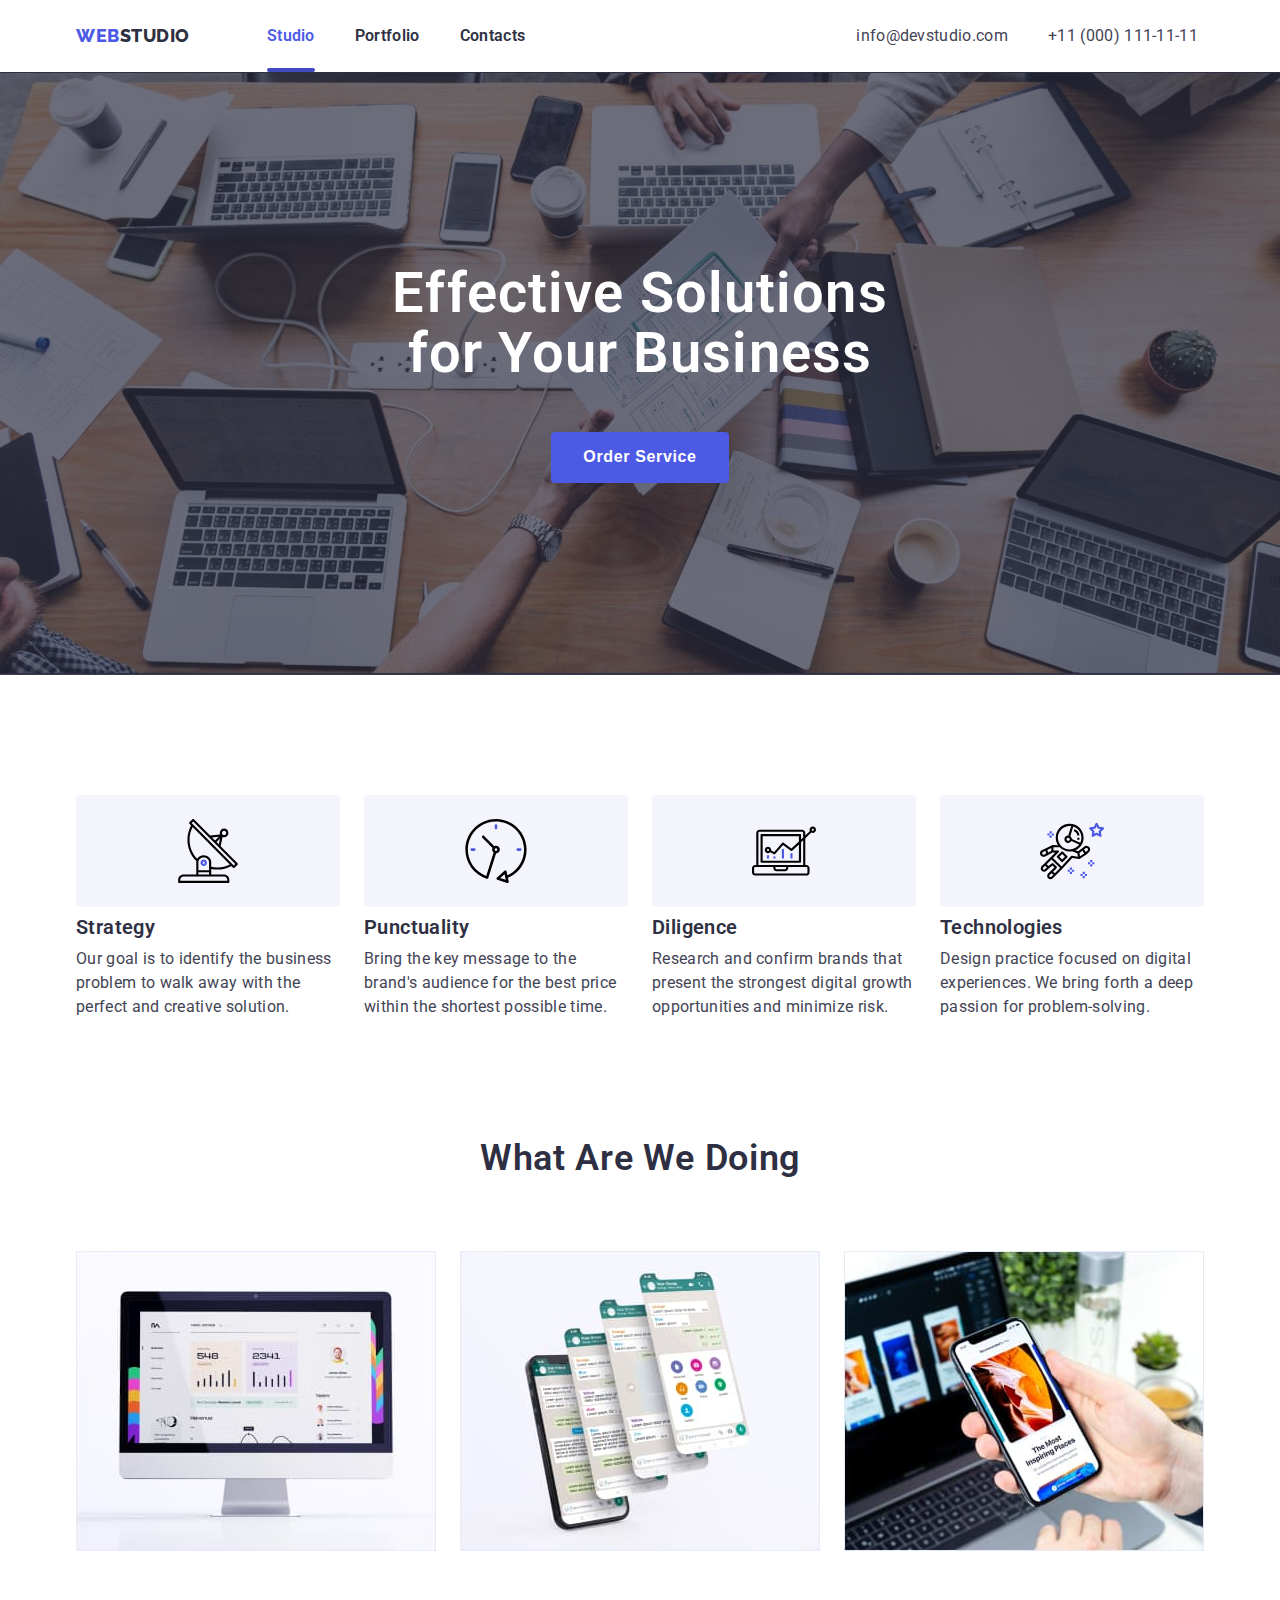
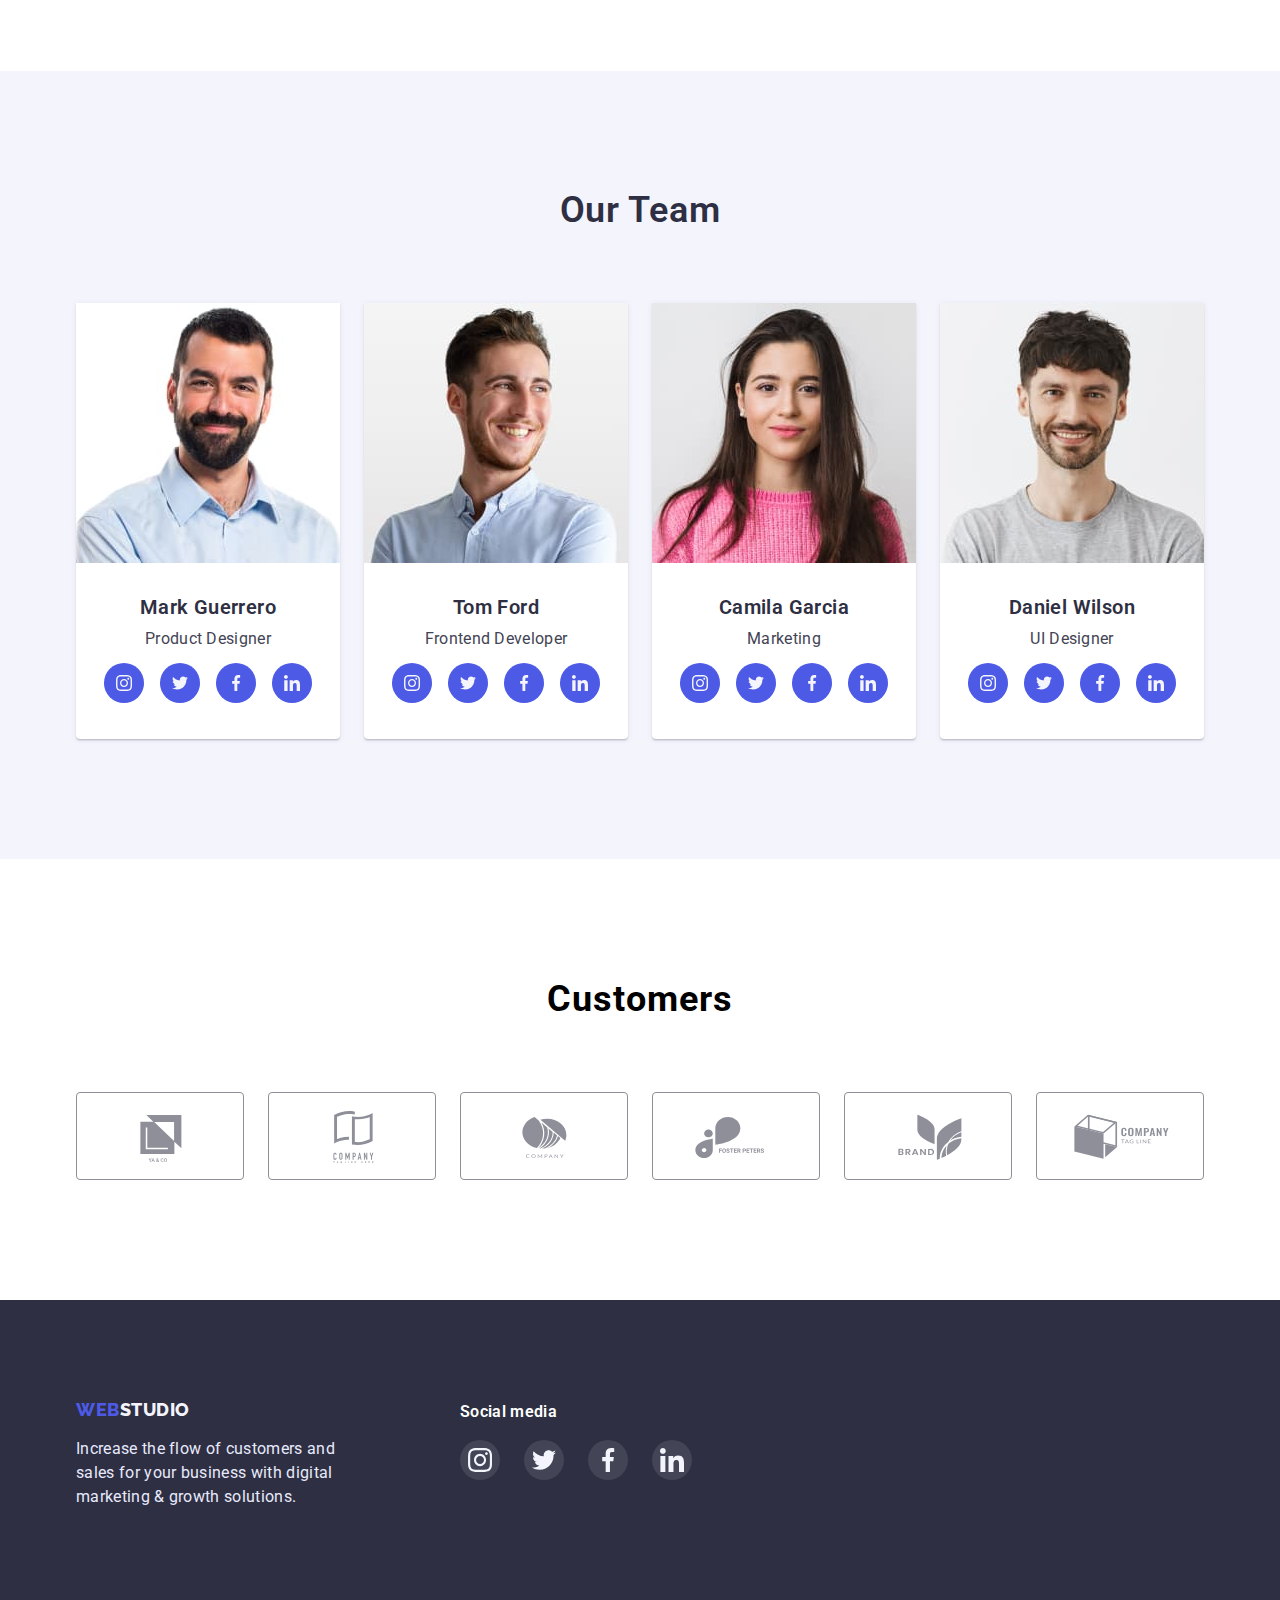
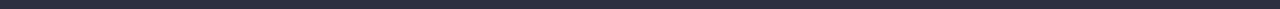
<file: index.html>
<!DOCTYPE html>
<html lang="en">
  <head>
    <meta charset="UTF-8" />
    <meta http-equiv="X-UA-Compatible" content="IE=edge" />
    <meta name="viewport" content="width=device-width, initial-scale=1.0" />
    <title>Studio</title>
    <link
      rel="stylesheet"
      href="https://cdnjs.cloudflare.com/ajax/libs/modern-normalize/1.1.0/modern-normalize.min.css"
      integrity="sha512-wpPYUAdjBVSE4KJnH1VR1HeZfpl1ub8YT/NKx4PuQ5NmX2tKuGu6U/JRp5y+Y8XG2tV+wKQpNHVUX03MfMFn9Q=="
      crossorigin="anonymous"
      referrerpolicy="no-referrer"
    />
    <link rel="stylesheet" href="./css/styles.css" />
    <link rel="preconnect" href="https://fonts.googleapis.com" />
    <link rel="preconnect" href="https://fonts.gstatic.com" crossorigin />
    <link
      href="https://fonts.googleapis.com/css2?family=Raleway:wght@700&family=Roboto:wght@400;500;700;900&display=swap"
      rel="stylesheet"
    />
  </head>

  <body>
    <header class="header">
      <div class="container">
        <nav class="navigation">
          <a href="" class="logo-header"
            ><span class="color-web">Web</span>Studio</a
          >
          <ul class="navigation-list">
            <li class="navigation-list-item list">
              <a href="./index.html" class="navigation-list-link current"
                >Studio</a
              >
            </li>
            <li class="navigation-list-item list">
              <a href="./portfolio.html" class="navigation-list-link"
                >Portfolio</a
              >
            </li>
            <li class="navigation-list-item list">
              <a href="" class="navigation-list-link">Contacts</a>
            </li>
          </ul>
        </nav>

        <ul class="contacts-list">
          <li class="contacts-list-item list">
            <a href="mailto:info@devstudio.com" class="contacts-list-link">
              info@devstudio.com</a
            >
          </li>
          <li class="contacts-list-item list">
            <a href="tel:+110001111111" class="contacts-list-link">
              +11 (000) 111-11-11</a
            >
          </li>
        </ul>
      </div>
    </header>

    <main>
      <section class="hero">
        <div class="container">
          <h1 class="hero-title">
            Effective Solutions <br />for Your Business
          </h1>
          <button type="button" class="hero-button" data-modal-open>
            Order Service
          </button>
        </div>
      </section>
      <section class="feature">
        <div class="container">
          <ul class="feature-list">
            <li class="feature-list-item list">
              <div class="feature-icon-container">
                <svg class="feature-icon">
                  <use href="./images/icons.svg#icon-antenna"></use>
                </svg>
              </div>
              <h3 class="feature-item-title">Strategy</h3>
              <p class="feature-item-text">
                Our goal is to identify the business problem to walk away with
                the perfect and creative solution.
              </p>
            </li>
            <li class="feature-list-item list">
              <div class="feature-icon-container">
                <svg class="feature-icon">
                  <use href="./images/icons.svg#icon-clock"></use>
                </svg>
              </div>
              <h3 class="feature-item-title">Punctuality</h3>
              <p class="feature-item-text">
                Bring the key message to the brand's audience for the best price
                within the shortest possible time.
              </p>
            </li>
            <li class="feature-list-item list">
              <div class="feature-icon-container">
                <svg class="feature-icon">
                  <use href="./images/icons.svg#icon-diagram"></use>
                </svg>
              </div>
              <h3 class="feature-item-title">Diligence</h3>
              <p class="feature-item-text">
                Research and confirm brands that present the strongest digital
                growth opportunities and minimize risk.
              </p>
            </li>
            <li class="feature-list-item list">
              <div class="feature-icon-container">
                <svg class="feature-icon">
                  <use href="./images/icons.svg#icon-astronaut"></use>
                </svg>
              </div>
              <h3 class="feature-item-title">Technologies</h3>
              <p class="feature-item-text">
                Design practice focused on digital experiences. We bring forth a
                deep passion for problem-solving.
              </p>
            </li>
          </ul>
        </div>
      </section>
      <section class="product-company">
        <div class="container">
          <h2 class="product-company-title">What are we doing</h2>
          <ul class="product-company-list">
            <li class="product-company-item list">
              <img
                width="360"
                height="300"
                src="./images/photo-1.jpg"
                alt="photo-1"
              />
            </li>
            <li class="product-company-item list">
              <img
                width="360"
                height="300"
                src="./images/photo-2.jpg"
                alt="photo-2"
              />
            </li>
            <li class="product-company-item list">
              <img
                width="360"
                height="300"
                src="./images/photo-3.jpg"
                alt="photo-3"
              />
            </li>
          </ul>
        </div>
      </section>
      <section class="team">
        <div class="container">
          <h2 class="team-title">Our Team</h2>
          <ul class="team-list">
            <li class="team-list-item list">
              <img
                width="264"
                height="260"
                src="./images/teamphoto-1.jpg"
                alt="teamphoto-1"
              />
              <div class="team-list-content">
                <h3 class="team-list-title">Mark Guerrero</h3>
                <p class="team-list-position">Product Designer</p>
              </div>

              <ul class="team-soc-list">
                <li class="team-soc-item list">
                  <a href="" class="team-soc-link">
                    <svg class="team-soc-icon instagram">
                      <use href="./images/icons.svg#icon-instagram"></use>
                    </svg>
                  </a>
                </li>
                <li class="team-soc-item list">
                  <a href="" class="team-soc-link">
                    <svg class="team-soc-icon twitter">
                      <use href="./images/icons.svg#icon-twitter"></use>
                    </svg>
                  </a>
                </li>
                <li class="team-soc-item list">
                  <a href="" class="team-soc-link">
                    <svg class="team-soc-icon facebook">
                      <use href="./images/icons.svg#icon-facebook"></use>
                    </svg>
                  </a>
                </li>
                <li class="team-soc-item list">
                  <a href="" class="team-soc-link">
                    <svg class="team-soc-icon linkedin">
                      <use href="./images/icons.svg#icon-linkedin"></use>
                    </svg>
                  </a>
                </li>
              </ul>
            </li>
            <li class="team-list-item list">
              <img
                width="264"
                height="260"
                src="./images/teamphoto-2.jpg"
                alt="teamphoto-2"
              />
              <div class="team-list-content">
                <h3 class="team-list-title">Tom Ford</h3>
                <p class="team-list-position">Frontend Developer</p>
              </div>
              <ul class="team-soc-list">
                <li class="team-soc-item list">
                  <a href="" class="team-soc-link">
                    <svg class="team-soc-icon instagram">
                      <use href="./images/icons.svg#icon-instagram"></use>
                    </svg>
                  </a>
                </li>
                <li class="team-soc-item list">
                  <a href="" class="team-soc-link">
                    <svg class="team-soc-icon twitter">
                      <use href="./images/icons.svg#icon-twitter"></use>
                    </svg>
                  </a>
                </li>
                <li class="team-soc-item list">
                  <a href="" class="team-soc-link">
                    <svg class="team-soc-icon facebook">
                      <use href="./images/icons.svg#icon-facebook"></use>
                    </svg>
                  </a>
                </li>
                <li class="team-soc-item list">
                  <a href="" class="team-soc-link">
                    <svg class="team-soc-icon linkedin">
                      <use href="./images/icons.svg#icon-linkedin"></use>
                    </svg>
                  </a>
                </li>
              </ul>
            </li>
            <li class="team-list-item list">
              <img
                width="264"
                height="260"
                src="./images/teamphoto-3.jpg"
                alt="teamphoto-3"
              />
              <div class="team-list-content">
                <h3 class="team-list-title">Camila Garcia</h3>
                <p class="team-list-position">Marketing</p>
              </div>
              <ul class="team-soc-list">
                <li class="team-soc-item list">
                  <a href="" class="team-soc-link">
                    <svg class="team-soc-icon instagram">
                      <use href="./images/icons.svg#icon-instagram"></use>
                    </svg>
                  </a>
                </li>
                <li class="team-soc-item list">
                  <a href="" class="team-soc-link">
                    <svg class="team-soc-icon twitter">
                      <use href="./images/icons.svg#icon-twitter"></use>
                    </svg>
                  </a>
                </li>
                <li class="team-soc-item list">
                  <a href="" class="team-soc-link">
                    <svg class="team-soc-icon facebook">
                      <use href="./images/icons.svg#icon-facebook"></use>
                    </svg>
                  </a>
                </li>
                <li class="team-soc-item list">
                  <a href="" class="team-soc-link">
                    <svg class="team-soc-icon linkedin">
                      <use href="./images/icons.svg#icon-linkedin"></use>
                    </svg>
                  </a>
                </li>
              </ul>
            </li>
            <li class="team-list-item list">
              <img
                width="264"
                height="260"
                src="./images/teamphoto-4.jpg"
                alt="teamphoto-4"
              />
              <div class="team-list-content">
                <h3 class="team-list-title">Daniel Wilson</h3>
                <p class="team-list-position">UI Designer</p>
              </div>
              <ul class="team-soc-list">
                <li class="team-soc-item list">
                  <a href="" class="team-soc-link">
                    <svg class="team-soc-icon instagram">
                      <use href="./images/icons.svg#icon-instagram"></use>
                    </svg>
                  </a>
                </li>
                <li class="team-soc-item list">
                  <a href="" class="team-soc-link">
                    <svg class="team-soc-icon twitter">
                      <use href="./images/icons.svg#icon-twitter"></use>
                    </svg>
                  </a>
                </li>
                <li class="team-soc-item list">
                  <a href="" class="team-soc-link">
                    <svg class="team-soc-icon facebook">
                      <use href="./images/icons.svg#icon-facebook"></use>
                    </svg>
                  </a>
                </li>
                <li class="team-soc-item list">
                  <a href="" class="team-soc-link">
                    <svg class="team-soc-icon linkedin">
                      <use href="./images/icons.svg#icon-linkedin"></use>
                    </svg>
                  </a>
                </li>
              </ul>
            </li>
          </ul>
        </div>
      </section>
      <section class="customers">
        <div class="container">
          <h2 class="customers-title">Customers</h2>
          <ul class="customers-list list">
            <li class="customers-item">
              <a href="" class="customers-link">
                <svg class="customers-icon">
                  <use href="./images/icons.svg#icon-customers-1"></use>
                </svg>
              </a>
            </li>
            <li class="customers-item">
              <a href="" class="customers-link">
                <svg class="customers-icon">
                  <use href="./images/icons.svg#icon-customers-2"></use>
                </svg>
              </a>
            </li>
            <li class="customers-item">
              <a href="" class="customers-link">
                <svg class="customers-icon">
                  <use href="./images/icons.svg#icon-customers-3"></use>
                </svg>
              </a>
            </li>
            <li class="customers-item">
              <a href="" class="customers-link">
                <svg class="customers-icon">
                  <use href="./images/icons.svg#icon-customers-4"></use>
                </svg>
              </a>
            </li>
            <li class="customers-item">
              <a href="" class="customers-link">
                <svg class="customers-icon">
                  <use href="./images/icons.svg#icon-customers-5"></use>
                </svg>
              </a>
            </li>
            <li class="customers-item">
              <a href="" class="customers-link">
                <svg class="customers-icon">
                  <use href="./images/icons.svg#icon-customers-6"></use>
                </svg>
              </a>
            </li>
          </ul>
        </div>
      </section>
    </main>

    <footer class="footer">
      <div class="container">
        <div class="footer-info">
          <a href="" class="logo-footer"
            ><span class="color-web">Web</span>Studio</a
          >
          <p class="footer-text">
            Increase the flow of customers and sales for your business with
            digital marketing & growth solutions.
          </p>
        </div>
        <div class="footer-soc">
          <p class="footer-soc-title">Social media</p>
          <ul class="footer-soc-list list">
            <li class="footer-soc-item">
              <a href="" class="footer-soc-link">
                <svg class="footer-soc-icon">
                  <use href="./images/icons.svg#icon-instagram"></use>
                </svg>
              </a>
            </li>
            <li class="footer-soc-item">
              <a href="" class="footer-soc-link">
                <svg class="footer-soc-icon">
                  <use href="./images/icons.svg#icon-twitter"></use>
                </svg>
              </a>
            </li>
            <li class="footer-soc-item">
              <a href="" class="footer-soc-link">
                <svg class="footer-soc-icon">
                  <use href="./images/icons.svg#icon-facebook"></use>
                </svg>
              </a>
            </li>
            <li class="footer-soc-item">
              <a href="" class="footer-soc-link">
                <svg class="footer-soc-icon">
                  <use href="./images/icons.svg#icon-linkedin"></use>
                </svg>
              </a>
            </li>
          </ul>
        </div>
      </div>
    </footer>
    <div class="backdrop is-hidden" data-modal>
      <div class="modal">
        <button type="button" class="modal-button" data-modal-close>
          <svg class="modal-button-icon" width="8" height="8">
            <use href="./images/icons.svg#icon-close"></use>
          </svg>
        </button>
      </div>
    </div>
    <script src="./js/modal.js"></script>
  </body>
</html>
</file>
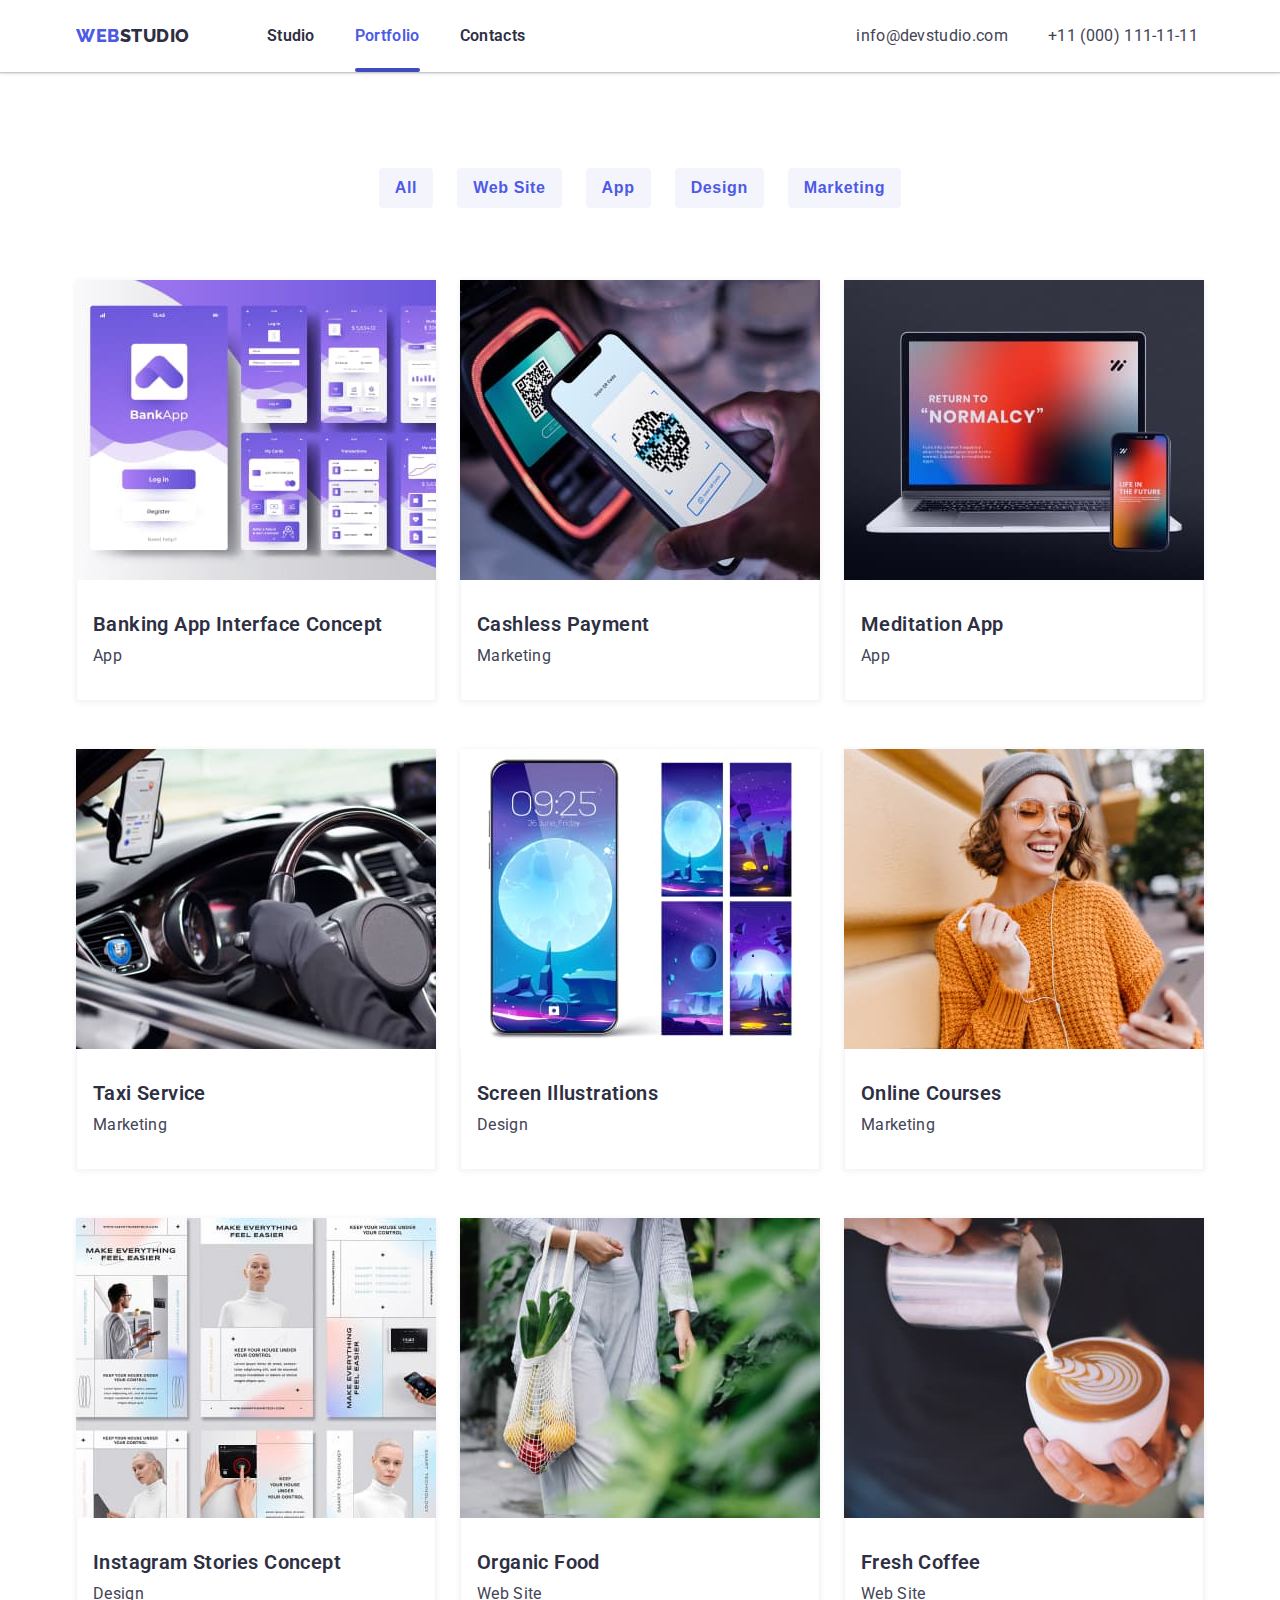
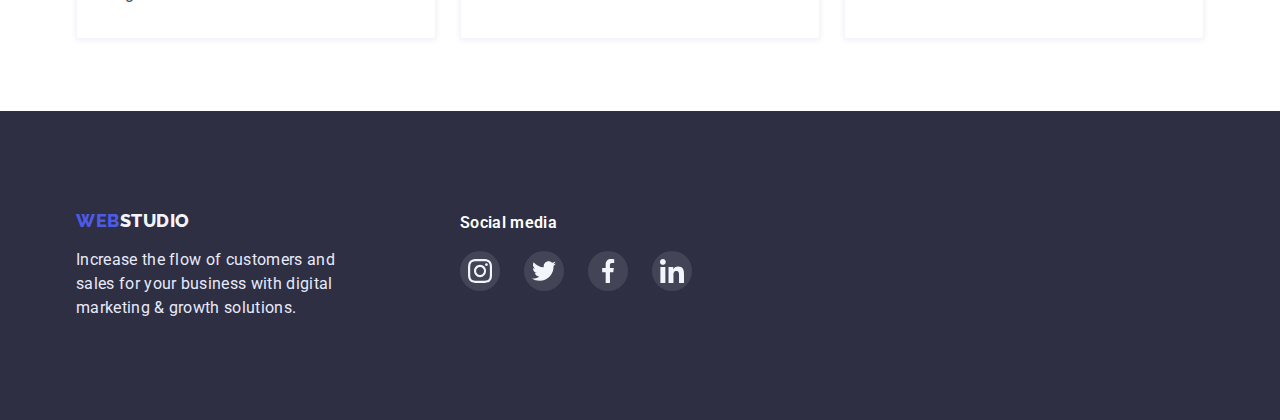
<file: portfolio.html>
<!DOCTYPE html>
<html lang="en">
  <head>
    <meta charset="UTF-8" />
    <meta http-equiv="X-UA-Compatible" content="IE=edge" />
    <meta name="viewport" content="width=device-width, initial-scale=1.0" />
    <title>Document</title>
    <link
      rel="stylesheet"
      href="https://cdnjs.cloudflare.com/ajax/libs/modern-normalize/1.1.0/modern-normalize.min.css"
      integrity="sha512-wpPYUAdjBVSE4KJnH1VR1HeZfpl1ub8YT/NKx4PuQ5NmX2tKuGu6U/JRp5y+Y8XG2tV+wKQpNHVUX03MfMFn9Q=="
      crossorigin="anonymous"
      referrerpolicy="no-referrer"
    />
    <link rel="stylesheet" href="./css/styles.css" />
    <link rel="preconnect" href="https://fonts.googleapis.com" />
    <link rel="preconnect" href="https://fonts.gstatic.com" crossorigin />
    <link
      href="https://fonts.googleapis.com/css2?family=Raleway:wght@700&family=Roboto:wght@400;500;700;900&display=swap"
      rel="stylesheet"
    />
  </head>

  <body>
    <header class="header">
      <div class="container">
        <nav class="navigation">
          <a href="" class="logo-header"
            ><span class="color-web">Web</span>Studio</a
          >
          <ul class="navigation-list">
            <li class="navigation-list-item list">
              <a href="./index.html" class="navigation-list-link">Studio</a>
            </li>
            <li class="navigation-list-item list">
              <a href="./portfolio.html" class="navigation-list-link current"
                >Portfolio</a
              >
            </li>
            <li class="navigation-list-item list">
              <a href="" class="navigation-list-link">Contacts</a>
            </li>
          </ul>
        </nav>

        <ul class="contacts-list">
          <li class="contacts-list-item list">
            <a href="mailto:info@devstudio.com" class="contacts-list-link">
              info@devstudio.com</a
            >
          </li>
          <li class="contacts-list-item list">
            <a href="tel:+110001111111" class="contacts-list-link">
              +11 (000) 111-11-11</a
            >
          </li>
        </ul>
      </div>
    </header>

    <main>
      <section class="portfolio">
        <div class="container">
          <h1 class="project-title visually-hidden">Project</h1>
          <ul class="filter-list">
            <li class="filter-list-item list">
              <button type="button" class="filter-button">All</button>
            </li>
            <li class="filter-list-item list">
              <button type="button" class="filter-button">Web Site</button>
            </li>
            <li class="filter-list-item list">
              <button type="button" class="filter-button">App</button>
            </li>
            <li class="filter-list-item list">
              <button type="button" class="filter-button">Design</button>
            </li>
            <li class="filter-list-item list">
              <button type="button" class="filter-button">Marketing</button>
            </li>
          </ul>
          <ul class="project-card-list">
            <li class="project-card-list-item list">
              <a href="" class="project-card-list-link">
                <div class="overlay-container">
                  <img
                    class="project-card-list-img"
                    width="360"
                    height="300"
                    src="./images/project-card-1.jpg"
                    alt="Project card 1"
                  />
                  <div class="overlay">
                    <p class="overlay-text">
                      14 Stylish and User-Friendly App Design Concepts · Task
                      Manager App · Calorie Tracker App · Exotic Fruit Ecommerce
                      App · Cloud Storage App
                    </p>
                  </div>
                </div>
                <div class="project-card-content">
                  <h3 class="project-card-list-title">
                    Banking App Interface Concept
                  </h3>
                  <p class="project-card-list-text">App</p>
                </div>
              </a>
            </li>
            <li class="project-card-list-item list">
              <a href="" class="project-card-list-link"
                ><div class="overlay-container">
                  <img
                    width="360"
                    height="300"
                    src="./images/project-card-2.jpg"
                    alt="Project card 2"
                  />
                  <div class="overlay">
                    <p class="overlay-text">
                      14 Stylish and User-Friendly App Design Concepts · Task
                      Manager App · Calorie Tracker App · Exotic Fruit Ecommerce
                      App · Cloud Storage App
                    </p>
                  </div>
                </div>
                <div class="project-card-content">
                  <h3 class="project-card-list-title">Cashless Payment</h3>
                  <p class="project-card-list-text">Marketing</p>
                </div>
              </a>
            </li>
            <li class="project-card-list-item list">
              <a href="" class="project-card-list-link"
                ><div class="overlay-container">
                  <img
                    width="360"
                    height="300"
                    src="./images/project-card-3.jpg"
                    alt="Project card 3"
                  />
                  <div class="overlay">
                    <p class="overlay-text">
                      14 Stylish and User-Friendly App Design Concepts · Task
                      Manager App · Calorie Tracker App · Exotic Fruit Ecommerce
                      App · Cloud Storage App
                    </p>
                  </div>
                </div>
                <div class="project-card-content">
                  <h3 class="project-card-list-title">Meditation App</h3>
                  <p class="project-card-list-text">App</p>
                </div>
              </a>
            </li>
            <li class="project-card-list-item list">
              <a href="" class="project-card-list-link"
                ><div class="overlay-container">
                  <img
                    width="360"
                    height="300"
                    src="./images/project-card-4.jpg"
                    alt="Project card 4"
                  />
                  <div class="overlay">
                    <p class="overlay-text">
                      14 Stylish and User-Friendly App Design Concepts · Task
                      Manager App · Calorie Tracker App · Exotic Fruit Ecommerce
                      App · Cloud Storage App
                    </p>
                  </div>
                </div>
                <div class="project-card-content">
                  <h3 class="project-card-list-title">Taxi Service</h3>
                  <p class="project-card-list-text">Marketing</p>
                </div>
              </a>
            </li>
            <li class="project-card-list-item list">
              <a href="" class="project-card-list-link"
                ><div class="overlay-container">
                  <img
                    width="360"
                    height="300"
                    src="./images/project-card-5.jpg"
                    alt="Project card 5"
                  />
                  <div class="overlay">
                    <p class="overlay-text">
                      14 Stylish and User-Friendly App Design Concepts · Task
                      Manager App · Calorie Tracker App · Exotic Fruit Ecommerce
                      App · Cloud Storage App
                    </p>
                  </div>
                </div>
                <div class="project-card-content">
                  <h3 class="project-card-list-title">Screen Illustrations</h3>
                  <p class="project-card-list-text">Design</p>
                </div>
              </a>
            </li>
            <li class="project-card-list-item list">
              <a href="" class="project-card-list-link"
                ><div class="overlay-container">
                  <img
                    width="360"
                    height="300"
                    src="./images/project-card-6.jpg"
                    alt="Project card 6"
                  />
                  <div class="overlay">
                    <p class="overlay-text">
                      14 Stylish and User-Friendly App Design Concepts · Task
                      Manager App · Calorie Tracker App · Exotic Fruit Ecommerce
                      App · Cloud Storage App
                    </p>
                  </div>
                </div>
                <div class="project-card-content">
                  <h3 class="project-card-list-title">Online Courses</h3>
                  <p class="project-card-list-text">Marketing</p>
                </div>
              </a>
            </li>
            <li class="project-card-list-item list">
              <a href="" class="project-card-list-link"
                ><div class="overlay-container">
                  <img
                    width="360"
                    height="300"
                    src="./images/project-card-7.jpg"
                    alt="Project card 7"
                  />
                  <div class="overlay">
                    <p class="overlay-text">
                      14 Stylish and User-Friendly App Design Concepts · Task
                      Manager App · Calorie Tracker App · Exotic Fruit Ecommerce
                      App · Cloud Storage App
                    </p>
                  </div>
                </div>
                <div class="project-card-content">
                  <h3 class="project-card-list-title">
                    Instagram Stories Concept
                  </h3>
                  <p class="project-card-list-text">Design</p>
                </div>
              </a>
            </li>
            <li class="project-card-list-item list">
              <a href="" class="project-card-list-link"
                ><div class="overlay-container">
                  <img
                    width="360"
                    height="300"
                    src="./images/project-card-8.jpg"
                    alt="Project card 8"
                  />
                  <div class="overlay">
                    <p class="overlay-text">
                      14 Stylish and User-Friendly App Design Concepts · Task
                      Manager App · Calorie Tracker App · Exotic Fruit Ecommerce
                      App · Cloud Storage App
                    </p>
                  </div>
                </div>
                <div class="project-card-content">
                  <h3 class="project-card-list-title">Organic Food</h3>
                  <p class="project-card-list-text">Web Site</p>
                </div>
              </a>
            </li>
            <li class="project-card-list-item list">
              <a href="" class="project-card-list-link"
                ><div class="overlay-container">
                  <img
                    width="360"
                    height="300"
                    src="./images/project-card-9.jpg"
                    alt="Project card 9"
                  />
                  <div class="overlay">
                    <p class="overlay-text">
                      14 Stylish and User-Friendly App Design Concepts · Task
                      Manager App · Calorie Tracker App · Exotic Fruit Ecommerce
                      App · Cloud Storage App
                    </p>
                  </div>
                </div>
                <div class="project-card-content">
                  <h3 class="project-card-list-title">Fresh Coffee</h3>
                  <p class="project-card-list-text">Web Site</p>
                </div>
              </a>
            </li>
          </ul>
        </div>
      </section>
    </main>

    <footer class="footer">
      <div class="container">
        <div class="footer-info">
          <a href="" class="logo-footer"
            ><span class="color-web">Web</span>Studio</a
          >
          <p class="footer-text">
            Increase the flow of customers and sales for your business with
            digital marketing & growth solutions.
          </p>
        </div>
        <div class="footer-soc">
          <p class="footer-soc-title">Social media</p>
          <ul class="footer-soc-list list">
            <li class="footer-soc-item">
              <a href="" class="footer-soc-link">
                <svg class="footer-soc-icon">
                  <use href="./images/icons.svg#icon-instagram"></use>
                </svg>
              </a>
            </li>
            <li class="footer-soc-item">
              <a href="" class="footer-soc-link">
                <svg class="footer-soc-icon">
                  <use href="./images/icons.svg#icon-twitter"></use>
                </svg>
              </a>
            </li>
            <li class="footer-soc-item">
              <a href="" class="footer-soc-link">
                <svg class="footer-soc-icon">
                  <use href="./images/icons.svg#icon-facebook"></use>
                </svg>
              </a>
            </li>
            <li class="footer-soc-item">
              <a href="" class="footer-soc-link">
                <svg class="footer-soc-icon">
                  <use href="./images/icons.svg#icon-linkedin"></use>
                </svg>
              </a>
            </li>
          </ul>
        </div>
      </div>
    </footer>
  </body>
</html>
</file>
<file: css/styles.css>
:root {
  --main-color: #ffffff;
  --second-color: #f4f4fd;
  --accent-color: #4d5ae5;
  --main-text-color: #2e2f42;
  --second-text-color: #434455;

  --anim-fast: 250ms cubic-bezier(0.4, 0, 0.2, 1);
}

img {
  display: block;
}

*,
*::after,
*::before {
  box-sizing: border-box;
  margin: 0;
  padding: 0;
}

.container {
  max-width: 1152px;
  margin: 0 auto;
  padding-left: 12px;
  padding-right: 12px;
}

.visually-hidden {
  position: absolute;
  width: 1px;
  height: 1px;
  margin: -1px;
  border: 0;
  padding: 0;
  white-space: nowrap;
  clip-path: inset(100%);
  clip: rect(0 0 0 0);
  overflow: hidden;
}

body {
  font-family: "Roboto", sans-serif;
  background: var(--main-color);
}

a {
  text-decoration: none;
  display: block;
}

.list {
  list-style: none;
}

/*____________HEADER/FOOTER___________*/

.header {
  background: var(--main-color);
  box-shadow: 0px 2px 1px rgba(46, 47, 66, 0.08),
    0px 1px 1px rgba(46, 47, 66, 0.16), 0px 1px 6px rgba(46, 47, 66, 0.08);
}

.header .container {
  display: flex;
}

.navigation {
  padding: 24px 0;
  align-items: center;
  justify-content: space-between;
  display: flex;
}

.logo-header {
  font-family: "Raleway";
  font-weight: 800;
  font-size: 18px;
  line-height: 1.33;
  letter-spacing: 0.03em;
  text-transform: uppercase;
  color: var(--main-text-color);
  margin-right: 77px;
}

.color-web {
  color: var(--accent-color);
}

.navigation-list {
  display: flex;
}

.navigation-list-item {
}

.navigation-list-item:not(:last-child) {
  padding-right: 40px;
}

.navigation-list-link {
  font-style: normal;
  font-weight: 600;
  font-size: 16px;
  line-height: 1.5;
  letter-spacing: 0.02em;
  color: var(--main-text-color);

  transition: color var(--anim-fast);
}

.navigation-list-link:hover,
.navigation-list-link:focus {
  color: var(--accent-color);
}

.contacts-list {
  display: flex;
  align-items: center;
  margin-left: 331px;
}

.contacts-list-item:not(:first-child) {
  padding-left: 40px;
}

.contacts-list-link {
  font-style: normal;
  font-weight: 400;
  font-size: 16px;
  line-height: 1.5;
  letter-spacing: 0.02em;
  color: var(--second-text-color);
  display: flex;
  align-items: center;
  justify-content: center;
  white-space: nowrap;

  transition: color var(--anim-fast);
}

.contacts-list-link:hover,
.contacts-list-link:focus {
  color: var(--accent-color);
}

.current {
  position: relative;
  color: var(--accent-color);
}

.current::after {
  content: "";
  position: absolute;
  display: block;
  width: 100%;
  height: 4px;
  background: #404bbf;
  border-radius: 2px;
  margin-top: 20px;
}

.footer {
  background: var(--main-text-color);
  padding: 100px 0;
}

.logo-footer {
  font-family: "Raleway";
  font-weight: 800;
  font-size: 18px;
  line-height: 1.16;
  display: flex;
  align-items: center;
  letter-spacing: 0.03em;
  text-transform: uppercase;
  color: var(--second-color);
  margin-bottom: 16px;
}

.footer-text {
  max-width: 264px;
  font-weight: 400;
  font-size: 16px;
  line-height: 1.5;
  letter-spacing: 0.02em;
  color: #e7e9fc;
}

.footer-info {
  margin-right: 120px;
}

.footer-soc {
}

.footer-soc-title {
  font-weight: 600;
  font-size: 16px;
  line-height: 1.5;
  letter-spacing: 0.02em;
  align-items: center;
  margin-bottom: 16px;
  color: var(--main-color);
}

.footer-soc-list {
  display: flex;
  justify-content: center;
  align-items: center;
}

.footer-soc-item {
  display: flex;
  justify-content: center;
  align-items: center;
}

.footer-soc-item:not(:last-child) {
  margin-right: 24px;
}

.footer-soc-link {
  display: flex;
  justify-content: center;
  align-items: center;
  border-radius: 50%;
  width: 40px;
  height: 40px;
  color: var(--second-color);
  background-color: rgba(255, 255, 255, 0.1);

  transition: background-color var(--anim-fast);
}

.footer-soc-link:hover,
.footer-soc-link:focus {
  background-color: #31d0aa;
}

.footer-soc-icon {
  fill: currentColor;
  width: 24px;
  height: 24px;
}

.footer .container {
  display: flex;
}

/*____________HERO___________*/

.hero {
  padding: 192px 0;
  /* background-color: var(--main-text-color); */
  background-image: linear-gradient(
      rgba(46, 47, 66, 0.7),
      rgba(46, 47, 66, 0.7)
    ),
    url(../images/hero-bg-img.jpg),
    linear-gradient(var(--main-text-color), var(--main-text-color));
  background-repeat: no-repeat;
  background-position: center;
  background-size: 1440px, 1440px, 1440px;
}

.hero .container {
}

.hero-title {
  font-style: normal;
  font-weight: 600;
  font-size: 56px;
  line-height: 1.07;
  text-align: center;
  letter-spacing: 0.02em;
  color: var(--main-color);
  margin-bottom: 48px;
}

.hero-button {
  font-style: normal;
  font-weight: 600;
  font-size: 16px;
  padding: 16px 32px;
  line-height: 1.18;
  letter-spacing: 0.04em;
  color: var(--main-color);
  background-color: var(--accent-color);
  border-radius: 4px;
  border-style: none;
  cursor: pointer;
  display: block;
  margin: 0 auto;
  transition: background-color var(--anim-fast), box-shadow var(--anim-fast),
    border-radius var(--anim-fast);
}

.hero-button:hover,
.hero-button:focus {
  background-color: #404bbf;
  box-shadow: 0px 4px 4px rgba(0, 0, 0, 0.15);
  border-radius: 4px;
}

/*____________FEATURE___________*/

.feature {
  padding: 120px 0;
}

.feature-icon-container {
  width: 264px;
  height: 112px;
  background: var(--second-color);
  border-radius: 4px;
  display: flex;
  align-items: center;
  justify-content: center;
  margin-bottom: 8px;
}

.feature-icon {
  width: 64px;
  height: 64px;
}

.feature-list {
  display: flex;
}

.feature-list-item:not(:last-child) {
  margin-right: 24px;
}

.feature-item-title {
  font-style: normal;
  font-weight: 600;
  font-size: 20px;
  line-height: 1.2;
  letter-spacing: 0.02em;
  color: var(--main-text-color);
  margin-bottom: 8px;
}

.feature-item-text {
  max-width: 264px;
  font-weight: 400;
  font-size: 16px;
  line-height: 1.5;
  letter-spacing: 0.02em;
  color: var(--second-text-color);
}

/*____________PRODUCT-COMPANY___________*/

.product-company {
  padding-bottom: 120px;
}

.product-company-title {
  font-style: normal;
  font-weight: 600;
  font-size: 36px;
  line-height: 1.11;
  text-align: center;
  letter-spacing: 0.02em;
  text-transform: capitalize;
  color: var(--main-text-color);
  margin-bottom: 72px;
}

.product-company-list {
  display: flex;
}

.product-company-item:not(:last-child) {
  margin-right: 24px;
}

/*____________TEAM___________*/

.team {
  background: var(--second-color);
  padding: 120px 0;
}

.team .container {
}

.team-title {
  font-weight: 600;
  font-size: 36px;
  line-height: 1.11;
  text-align: center;
  letter-spacing: 0.02em;
  text-transform: capitalize;
  color: var(--main-text-color);
  margin-bottom: 72px;
}

.team-list {
  display: flex;
  justify-content: center;
}

.team-list-item {
  background: var(--main-color);
  box-shadow: 0px 1px 6px rgba(46, 47, 66, 0.08),
    0px 1px 1px rgba(46, 47, 66, 0.16), 0px 2px 1px rgba(46, 47, 66, 0.08);
  border-radius: 0px 0px 4px 4px;
}

.team-list-item:not(:last-child) {
  margin-right: 24px;
}

.team-list-content {
  padding: 32px 0 12px;
}

.team-list-title {
  font-style: normal;
  font-weight: 600;
  font-size: 20px;
  line-height: 1.2;
  text-align: center;
  letter-spacing: 0.02em;
  color: var(--main-text-color);
}

.team-list-position {
  font-weight: 400;
  font-size: 16px;
  line-height: 1.5;
  text-align: center;
  letter-spacing: 0.02em;
  color: var(--second-text-color);
  padding-top: 8px;
}

.team-soc-list {
  display: flex;
  justify-content: center;
  align-items: center;
  margin-bottom: 36px;
}

.team-soc-item {
  display: flex;
  justify-content: center;
  align-items: center;
}

.team-soc-item:not(:last-child) {
  margin-right: 16px;
}

.team-soc-link {
  display: flex;
  justify-content: center;
  align-items: center;
  border-radius: 50%;
  width: 40px;
  height: 40px;
  background-color: var(--accent-color);

  transition: background-color var(--anim-fast);
}

.team-soc-link:hover,
.team-soc-link:focus {
  fill: currentColor;
  background-color: #404bbf;
}

.team-soc-icon {
  width: 16px;
  height: 16px;
  fill: var(--second-color);
}

/*____________CUSTOMERS___________*/

.customers {
  padding: 120px 0;
}

.customers-title {
  font-style: normal;
  font-weight: 700;
  font-size: 36px;
  line-height: 1.16;
  text-align: center;
  letter-spacing: 0.03em;
  margin-bottom: 72px;
}

.customers-list {
  display: flex;
  justify-content: center;
  align-items: center;
}

.customers-item {
  display: flex;
  justify-content: center;
  align-items: center;
}

.customers-item:not(:last-child) {
  margin-right: 24px;
}

.customers-link {
  display: flex;
  justify-content: center;
  align-items: center;
  width: 168px;
  height: 88px;
  color: #8e8f99;
  border: 1px solid #8e8f99;
  border-radius: 4px;

  transition: color var(--anim-fast), border var(--anim-fast),
    border-radius var(--anim-fast);
}

.customers-link:hover,
.customers-link:focus {
  color: var(--accent-color);
  border: 1px solid var(--accent-color);
  border-radius: 4px;
}

.customers-icon {
  fill: currentColor;
  width: 104px;
  height: 56px;
}

/*____________FILTER___________*/

.portfolio {
  padding-top: 96px;
  padding-bottom: 120px;
}

.project-title {
}

.filter-list {
  display: flex;
  justify-content: center;
}

.filter-list-item {
}

.filter-list-item:not(:last-child) {
  margin-right: 24px;
}

.filter-button {
  font-style: normal;
  font-weight: 600;
  font-size: 16px;
  line-height: 1.5;
  display: block;
  align-items: center;
  text-align: center;
  letter-spacing: 0.04em;
  color: var(--accent-color);
  cursor: pointer;
  background-color: var(--second-color);
  border: 1px solid #e7e9fc;
  border-style: none;
  border-radius: 4px;
  padding: 8px 16px;

  transition: color var(--anim-fast), background-color var(--anim-fast),
    box-shadow var(--anim-fast), border-radius var(--anim-fast);
}

.filter-button:hover,
.filter-button:focus {
  color: var(--main-color);
  background-color: var(--accent-color);
  box-shadow: 0px 3px 1px rgba(0, 0, 0, 0.1), 0px 2px 1px rgba(0, 0, 0, 0.08),
    0px 2px 2px rgba(0, 0, 0, 0.12);
  border-radius: 4px;
}

/*____________PROJECT-CARD___________*/

.container .project-card-list {
  margin-top: 72px;
  display: flex;
  flex-wrap: wrap;
}

.project-card-list-item {
  margin-right: 24px;
  margin-bottom: 48px;
}

.project-card-list-item:nth-child(3n + 3) {
  margin-right: -24px;
}

.project-card-list-item:nth-last-child(-n + 3) {
  margin-bottom: -48px;
}

.project-card-list-link {
  box-shadow: 0px 1px 6px rgba(46, 47, 66, 0.08);
}

.project-card-list-link:focus,
.project-card-list-link:hover {
  background: var(--main-color);
  border-top: none;
  box-shadow: 0px 1px 6px rgba(46, 47, 66, 0.08),
    0px 1px 1px rgba(46, 47, 66, 0.16), 0px 2px 1px rgba(46, 47, 66, 0.08);
}

.project-card-list-link .overlay {
  transition: transform var(--anim-fast);
}

.project-card-list-link:hover .overlay {
  transform: translateY(0);
}

.overlay-container {
  position: relative;
  overflow: hidden;
}

.overlay {
  position: absolute;
  top: 0;
  left: 0;
  width: 100%;
  height: 100%;
  background-color: var(--accent-color);
  padding: 40px 32px 164px 32px;
  transform: translateY(100%);
}

.overlay-text {
  color: var(--second-color);
}

.project-card-content {
  background: var(--main-color);
  border: 0.5px solid var(--second-color);
  padding: 32px 0 32px 16px;
  border-top: none;
}

.project-card-list-title {
  font-style: normal;
  font-weight: 600;
  font-size: 20px;
  line-height: 1.2;
  letter-spacing: 0.02em;
  color: var(--main-text-color);
}

.project-card-list-text {
  font-weight: 400;
  font-size: 16px;
  line-height: 1.5;
  letter-spacing: 0.02em;
  color: var(--second-text-color);
  margin-top: 8px;
}

/*____________MODAL WINDOW___________*/

.backdrop {
  position: fixed;
  top: 0;
  left: 0;
  width: 100%;
  height: 100%;
  z-index: 100;
  background-color: rgba(46, 47, 66, 0.4);
  transition: visibility var(--anim-fast), opacity var(--anim-fast);
}

.backdrop.is-hidden {
  visibility: hidden;
  opacity: 0;
  pointer-events: none;
}

.modal {
  position: absolute;
  top: 50%;
  left: 50%;
  width: 408px;
  height: 576px;
  transform: translate(-50%, -50%);
  background: #fcfcfc;
  box-shadow: 0px 1px 1px rgba(0, 0, 0, 0.14), 0px 1px 3px rgba(0, 0, 0, 0.12),
    0px 2px 1px rgba(0, 0, 0, 0.2);
  border-radius: 4px;

  transition: opacity var(--anim-fast), transform var(--anim-fast);
}

.backdrop.is-hidden .modal {
  transform: translate(-50%, 100%);
  opacity: 0;
}

.modal-button {
  display: flex;
  align-items: center;
  justify-content: center;
  width: 24px;
  height: 24px;
  border-radius: 50%;
  position: absolute;
  top: 24px;
  right: 24px;
  background: #e7e9fc;
  border: 1px solid rgba(0, 0, 0, 0.1);
  cursor: pointer;
}
</file>
